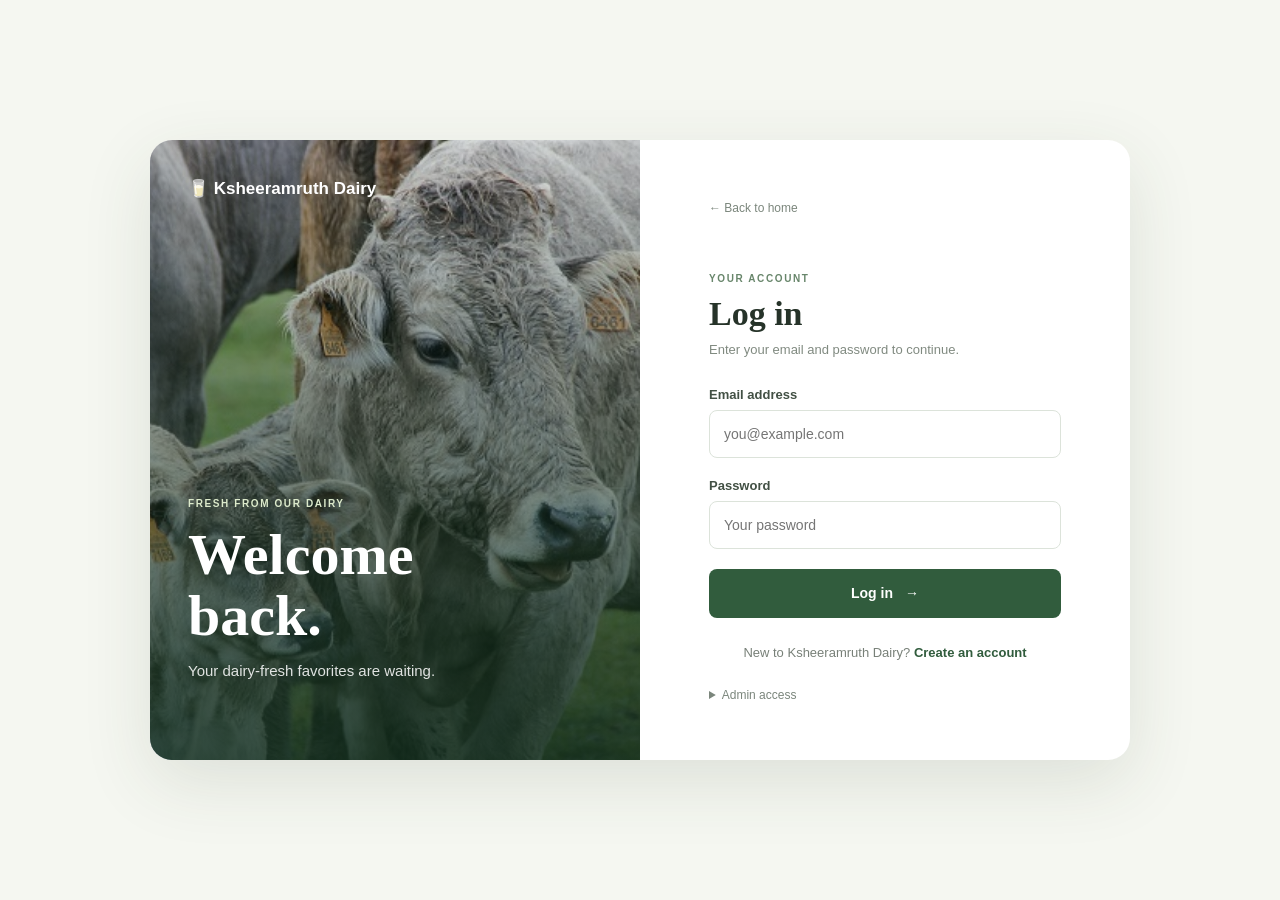
<file: Milk-Delivery-Farm/Address/index.html>
<!DOCTYPE html>
<html lang="en">
<head>
    <meta charset="UTF-8">
    <meta http-equiv="X-UA-Compatible" content="IE=edge">
    <meta name="viewport" content="width=device-width, initial-scale=1.0">
   
    <title>Address</title>
    <link rel="stylesheet" href="css/styles.css">
</head>
<body>
    <form class="container" data-flow="address">
    
    <h1>Delivery Address </h1>
    
     
    <hr>
    <h3>Enter your Address</h3>
    
        <p>
        <select name="city">
            <option value="Dehradun">Dehradun</option>
            <option value="Hyderabad">Hyderabad</option>
            <option value="Bangalore">Bangalore</option>
            <option value="Delhi">Delhi</option>
            <option value="Greater Noida">Greater Noida</option>
            <option value="Lucknow">Lucknow</option>
            <option value="Patna">Patna</option>
            <option value="Mumbai">Mumbai</option>
            <option value="Pune">Pune</option>
            <option value="Haridwar">Haridwar</option>
        </select>
        
        </p>
        

        <p>
        <input type="text" name="pin" inputmode="numeric" pattern="[0-9]{6}" placeholder="6-digit PIN code" required>
        </p>
        
        <p>
            <input type="text" required name="house-number" placeholder="House / Flat Number">
        </p>

        <p>
            <input type="text" required name="address" placeholder="Enter Your Full Address">
        </p>

        <section class="location-picker" aria-labelledby="location-title">
            <h3 id="location-title">Pin your delivery location</h3>
            <p>We need your current location to confirm delivery. Allow access when your browser asks.</p>
            <button type="button" id="use-location">Use my current location</button>
            <p id="location-status" role="status" aria-live="polite">Finding your current location…</p>
            <input type="hidden" name="latitude" id="latitude">
            <input type="hidden" name="longitude" id="longitude">
            <iframe id="location-map" title="Google Map showing delivery location" src="https://maps.google.com/maps?q=Dehradun%2C%20India&z=12&output=embed" loading="lazy" referrerpolicy="no-referrer-when-downgrade"></iframe>
            <a id="open-map" href="https://www.google.com/maps/search/?api=1&query=Dehradun%2C%20India" target="_blank" rel="noopener">Open in Google Maps</a>
        </section>
        

       
      <p>
            <input type="submit" value="Save Address">
        </p>
        
        
    </form>
    <script src="../app.js"></script>
</body>
</html>
</file>
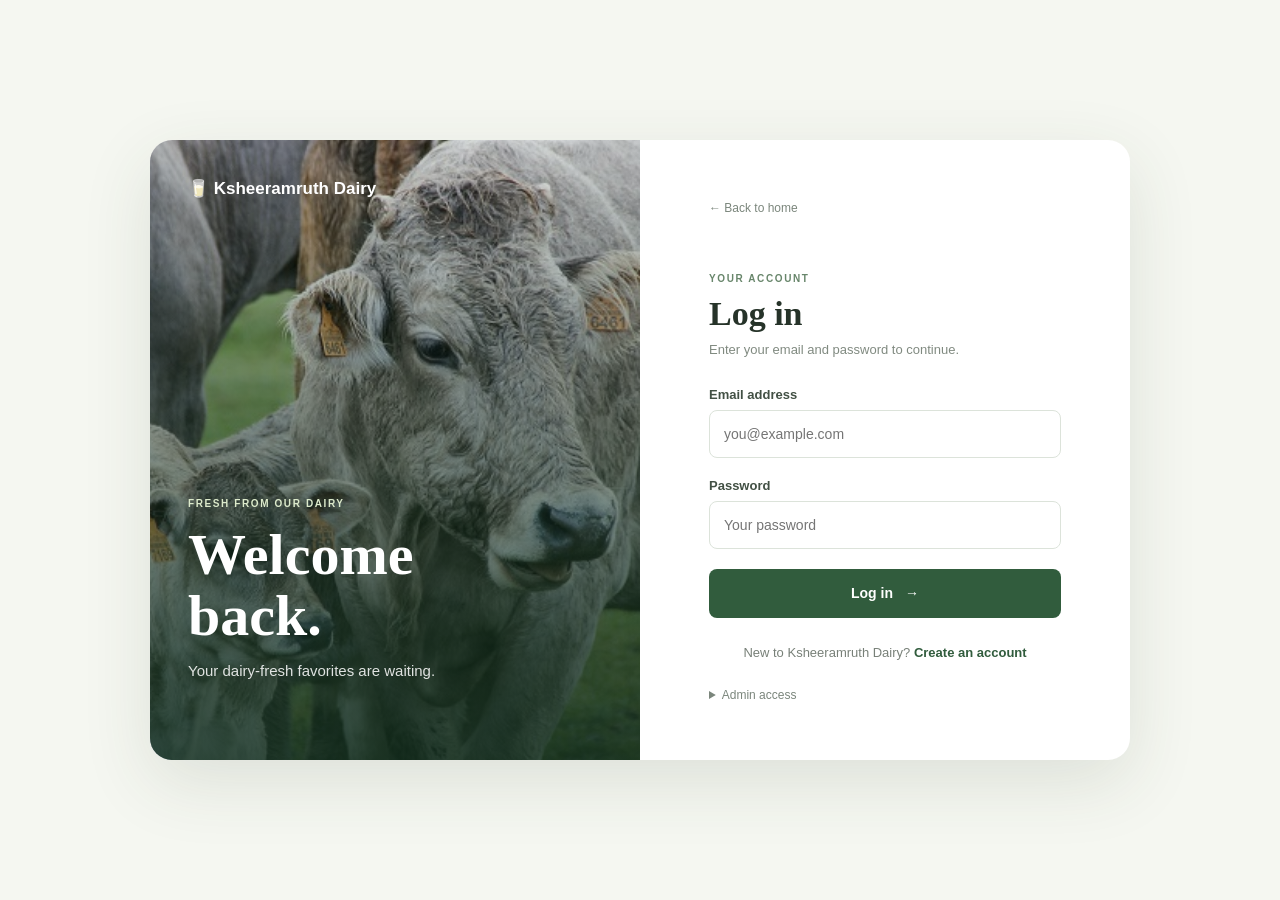
<file: Milk-Delivery-Farm/admin/index.html>
<!DOCTYPE html>
<html lang="en">
<head><meta charset="utf-8"><meta name="viewport" content="width=device-width, initial-scale=1"><title>Inventory Admin | Ksheeramruth Dairy</title><link rel="stylesheet" href="style.css"></head>
<body>
  <header><a href="../index.html">🥛 Ksheeramruth Dairy</a><div><a href="orders.html">Orders</a> <a href="../store/index.html">View store</a> <button type="button" data-logout>Log out</button></div></header>
  <main>
    <a class="back" href="../index.html">← Back to store</a>
    <section class="panel">
      <p class="eyebrow">FARM MANAGEMENT</p><h1>Inventory</h1><p class="intro">Set the price and available quantity for each product. Changes appear on the store page after saving.</p>
      <form data-flow="inventory">
        <div class="table-wrap"><table><thead><tr><th>Product</th><th>Price (₹)</th><th>Quantity in stock</th></tr></thead><tbody data-inventory-rows></tbody></table></div>
        <button type="submit">Save inventory</button>
      </form>
      <p class="demo-note">This demo stores inventory in this browser only. A deployed multi-user store needs a server-side admin account and shared database.</p>
    </section>
  </main>
  <script src="../app.js"></script>
</body>
</html>
</file>
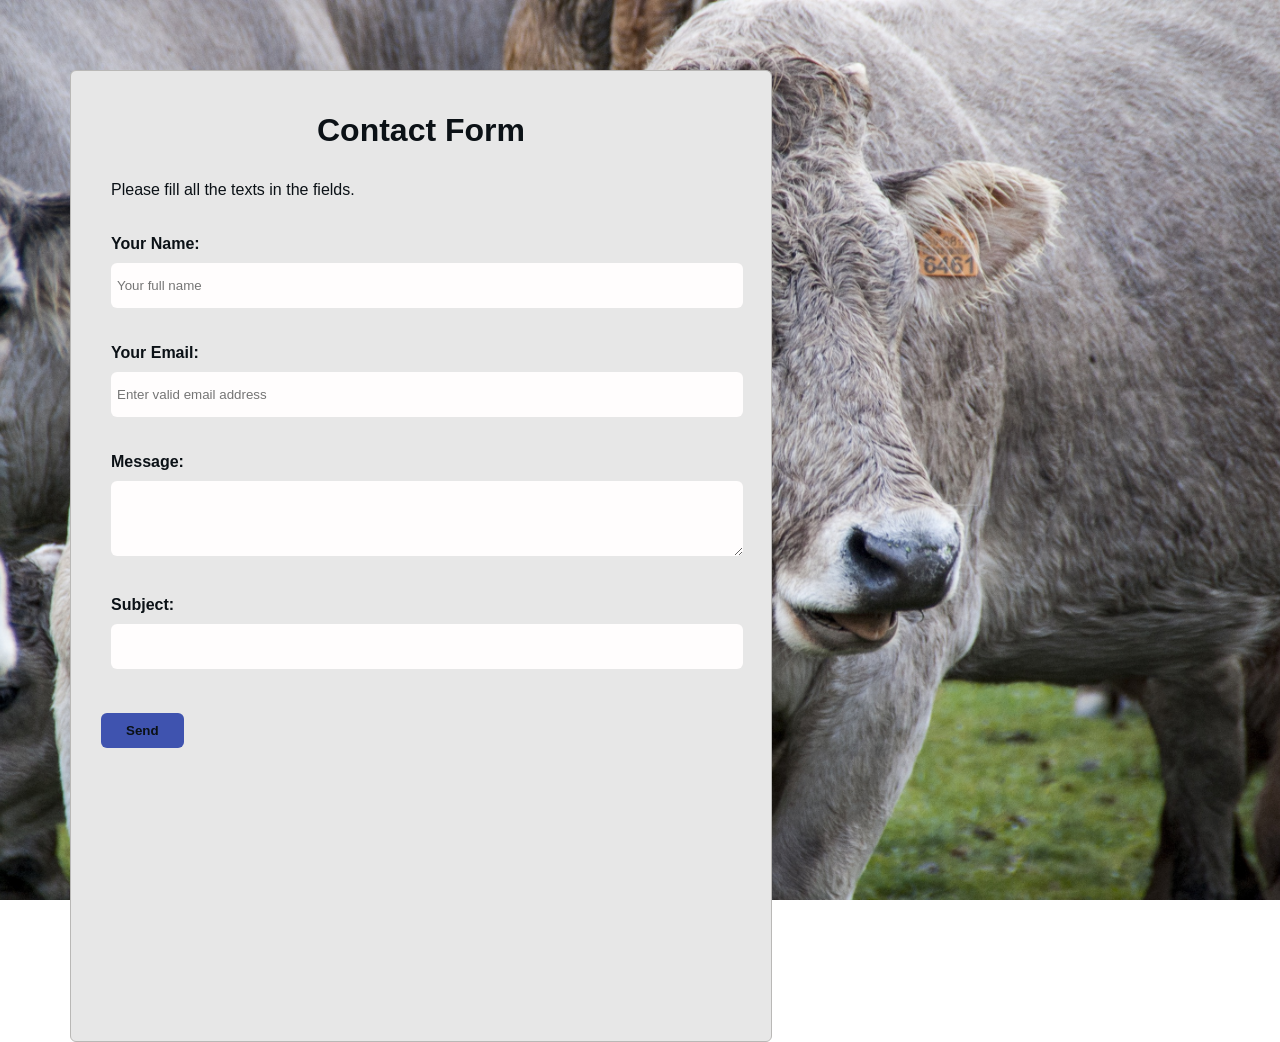
<file: Milk-Delivery-Farm/Contact me/index.html>
<!DOCTYPE html>
<html lang="en">

<head>
    <meta charset="UTF-8">
    <meta http-equiv="X-UA-Compatible" content="IE=edge">
    <meta name="viewport" content="width=device-width, initial-scale=1.0">
    <title>Contact Us</title>
    <link rel="stylesheet" href="css/styles.css">
</head>

<body>
    <div class="container">

        <h1 claas="contact">Contact Form</h1>
        <p>Please fill all the texts in the fields.</p>

        <form data-flow="contact">
            <p class="bold">
                Your Name:
                <br>
                <input type="text" required name="name" placeholder="Your full name">
            </p>
            <p class="bold">
                Your Email:
                <br>
                <input type="email" required name="email" placeholder="Enter valid email address">
            </p>

            <p class="bold">
                Message:
                <br>
                <textarea name="message" id="message" cols="100" rows="3" required></textarea>
            </p>
            <p class="bold">
                Subject:
                <br>
                <input type="text" required name="subject" placeholder="">
            </p>
            <br>
            <input type="submit" value="Send" class="bold">

        </form>

    </div>
    <script src="../app.js"></script>
</body>

</html>
</file>
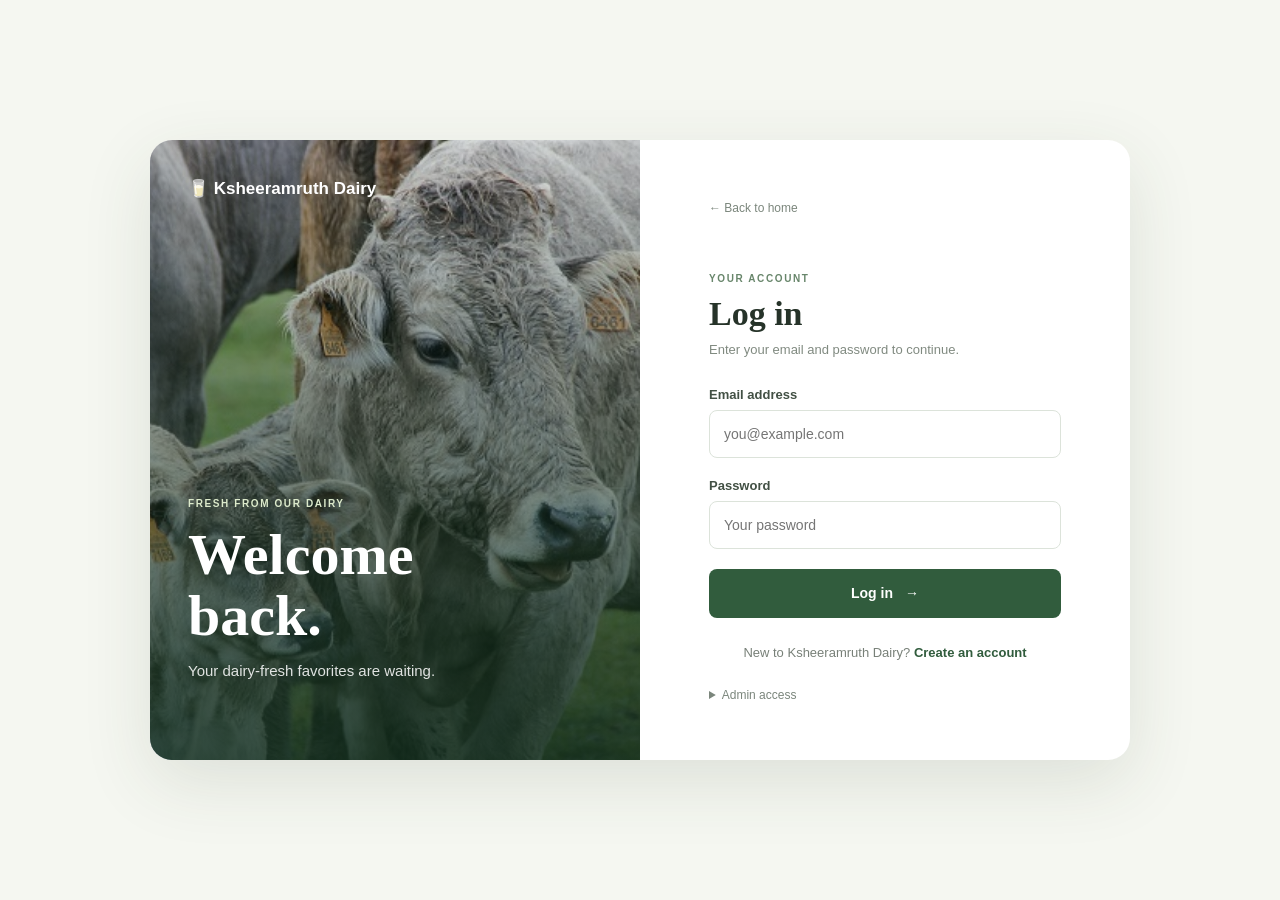
<file: Milk-Delivery-Farm/Login page/index.html>
<!DOCTYPE html>
<html lang="en">
<head>
  <meta charset="utf-8"><meta name="viewport" content="width=device-width, initial-scale=1">
  <title>Log in | Ksheeramruth Dairy</title><link rel="stylesheet" href="css/style.css">
</head>
<body>
  <main class="login-layout">
    <section class="login-art"><a href="../index.html" class="brand">🥛 Ksheeramruth Dairy</a><div><span>FRESH FROM OUR DAIRY</span><h1>Welcome<br>back.</h1><p>Your dairy-fresh favorites are waiting.</p></div></section>
    <section class="login-panel">
      <a class="back" href="../index.html">← Back to home</a>
      <p class="eyebrow">YOUR ACCOUNT</p><h2>Log in</h2><p class="intro">Enter your email and password to continue.</p>
      <form data-flow="login">
        <label for="email">Email address</label><input id="email" type="email" name="email" placeholder="you@example.com" autocomplete="username" required>
        <label for="password">Password</label><input id="password" type="password" name="password" placeholder="Your password" autocomplete="current-password" required>
        <button type="submit">Log in <span>→</span></button>
      </form>
      <p class="signup-prompt">New to Ksheeramruth Dairy? <a href="../SignUp%20page/index.html">Create an account</a></p>
      <details class="admin-hint"><summary>Admin access</summary><p>Demo email: <code>admin@ksheeramruthdairy.local</code><br>Demo password: <code>FarmAdmin2026!</code></p><p>For this local demo only. Set up server-side authentication before publishing.</p></details>
    </section>
  </main>
  <script src="../app.js"></script>
</body>
</html>
</file>
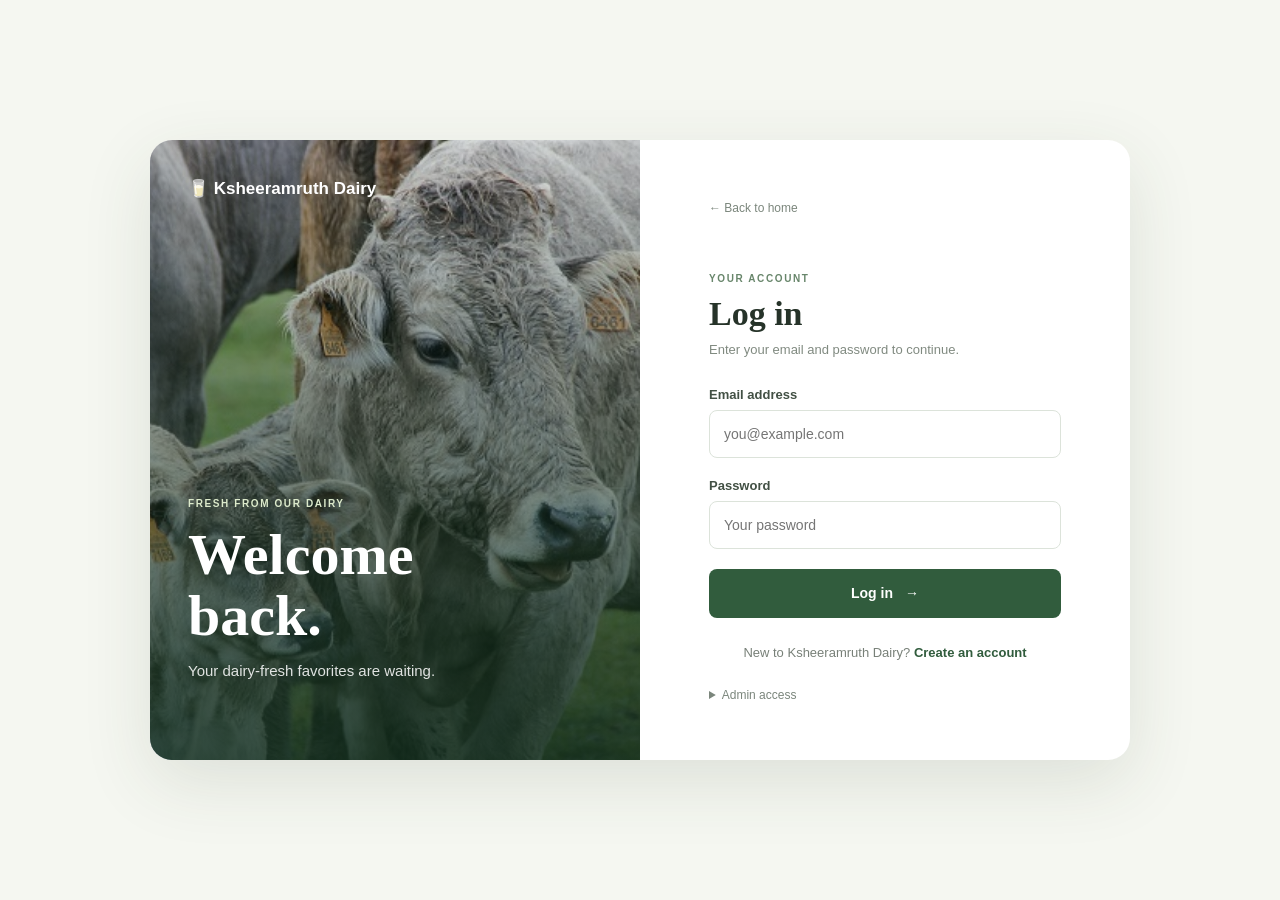
<file: Milk-Delivery-Farm/payment/index.html>
<!DOCTYPE html>
<html lang="en">
<head><meta charset="utf-8"><meta name="viewport" content="width=device-width, initial-scale=1"><title>Confirm order | Ksheeramruth Dairy</title><link rel="stylesheet" href="css/styles.css"></head>
<body>
  <main class="container">
    <h1>Confirm your order</h1>
    <p id="checkout-summary" class="order-summary" aria-live="polite">Loading your order details…</p>
    <form data-flow="payment">
      <input type="hidden" name="firstname"><input type="hidden" name="email">
      <input type="hidden" name="address"><input type="hidden" name="city"><input type="hidden" name="zip">
      <h2>Payment method</h2>
      <p>Cash on delivery only. Pay when your order arrives.</p>
      <input type="hidden" name="payment" value="Cash on delivery">
      <button type="submit" class="btn">Place order</button>
      <p><a href="../store/index.html">Back to products</a></p>
    </form>
  </main>
  <script src="../app.js"></script>
</body>
</html>
</file>
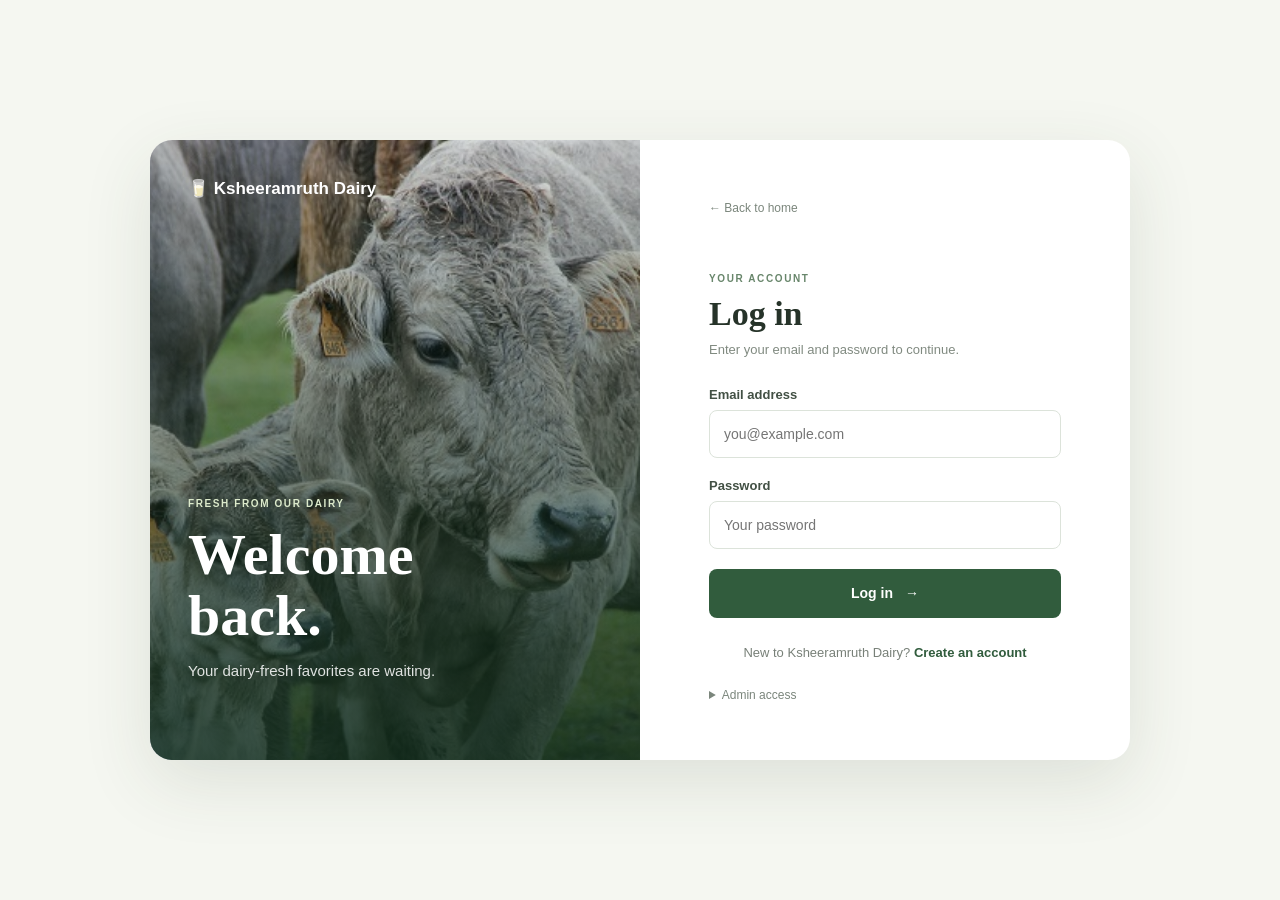
<file: Milk-Delivery-Farm/products/index.html>
<!DOCTYPE html>
<html lang="en">
<head><meta charset="utf-8"><meta name="viewport" content="width=device-width, initial-scale=1"><meta http-equiv="refresh" content="0; url=../store/index.html"><title>Ksheeramruth Dairy</title></head>
<body><p>Opening your farm page… <a href="../store/index.html">Continue</a></p></body>
</html>
</file>
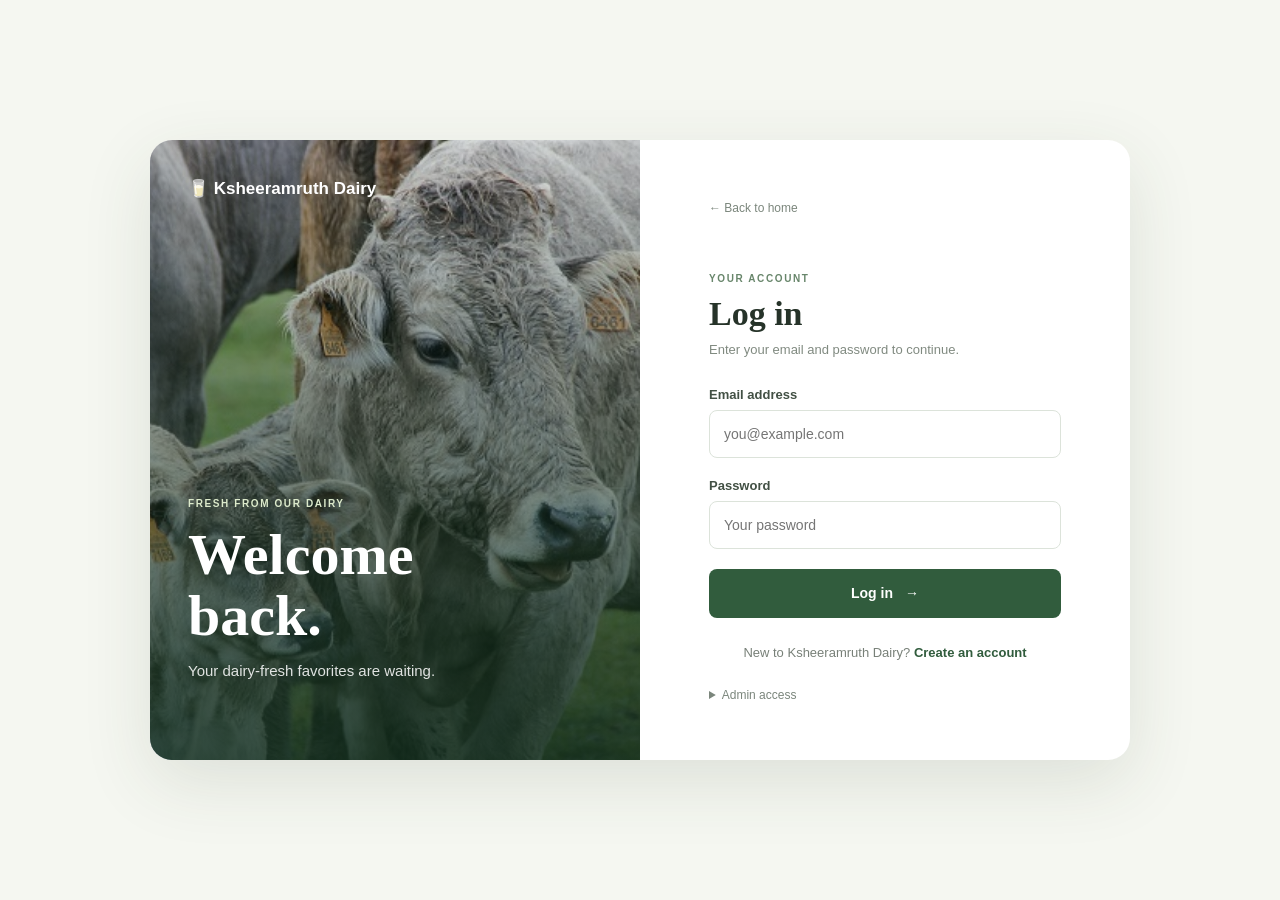
<file: Milk-Delivery-Farm/profile/index.html>
<!DOCTYPE html>
<html lang="en">
<head>
  <meta charset="utf-8">
  <meta name="viewport" content="width=device-width, initial-scale=1">
  <title>Your Profile | Ksheeramruth Dairy</title>
  <link rel="stylesheet" href="style.css">
</head>
<body>
  <header class="topbar"><a class="brand" href="../index.html">🥛 Ksheeramruth Dairy</a><button type="button" data-logout>Log out</button></header>
  <main class="profile-wrap">
    <a class="back-link" href="../store/index.html">← Back to products</a>
    <section class="profile-card">
      <div class="profile-heading"><span class="avatar" aria-hidden="true">👤</span><div><p class="eyebrow">YOUR ACCOUNT</p><h1 data-profile-name>Your profile</h1><p>Manage your contact and delivery details.</p></div></div>
      <form data-flow="profile">
        <label for="name">Full name</label><input id="name" name="name" autocomplete="name" required>
        <label for="email">Email address</label><input id="email" name="email" type="email" autocomplete="email" readonly>
        <label for="mobile">Mobile number</label><input id="mobile" name="mobile" type="tel" inputmode="numeric" pattern="[0-9]{10}" autocomplete="tel" placeholder="10-digit mobile number" required>
        <label for="address">Delivery address</label><textarea id="address" name="address" rows="4" autocomplete="street-address" placeholder="House, street, area, city and PIN code" required></textarea>
        <button class="save-button" type="submit">Save profile</button>
      </form>
      <a class="order-link" href="../store/index.html">Browse products <span aria-hidden="true">→</span></a>
    </section>
  </main>
  <script src="../app.js"></script>
</body>
</html>
</file>
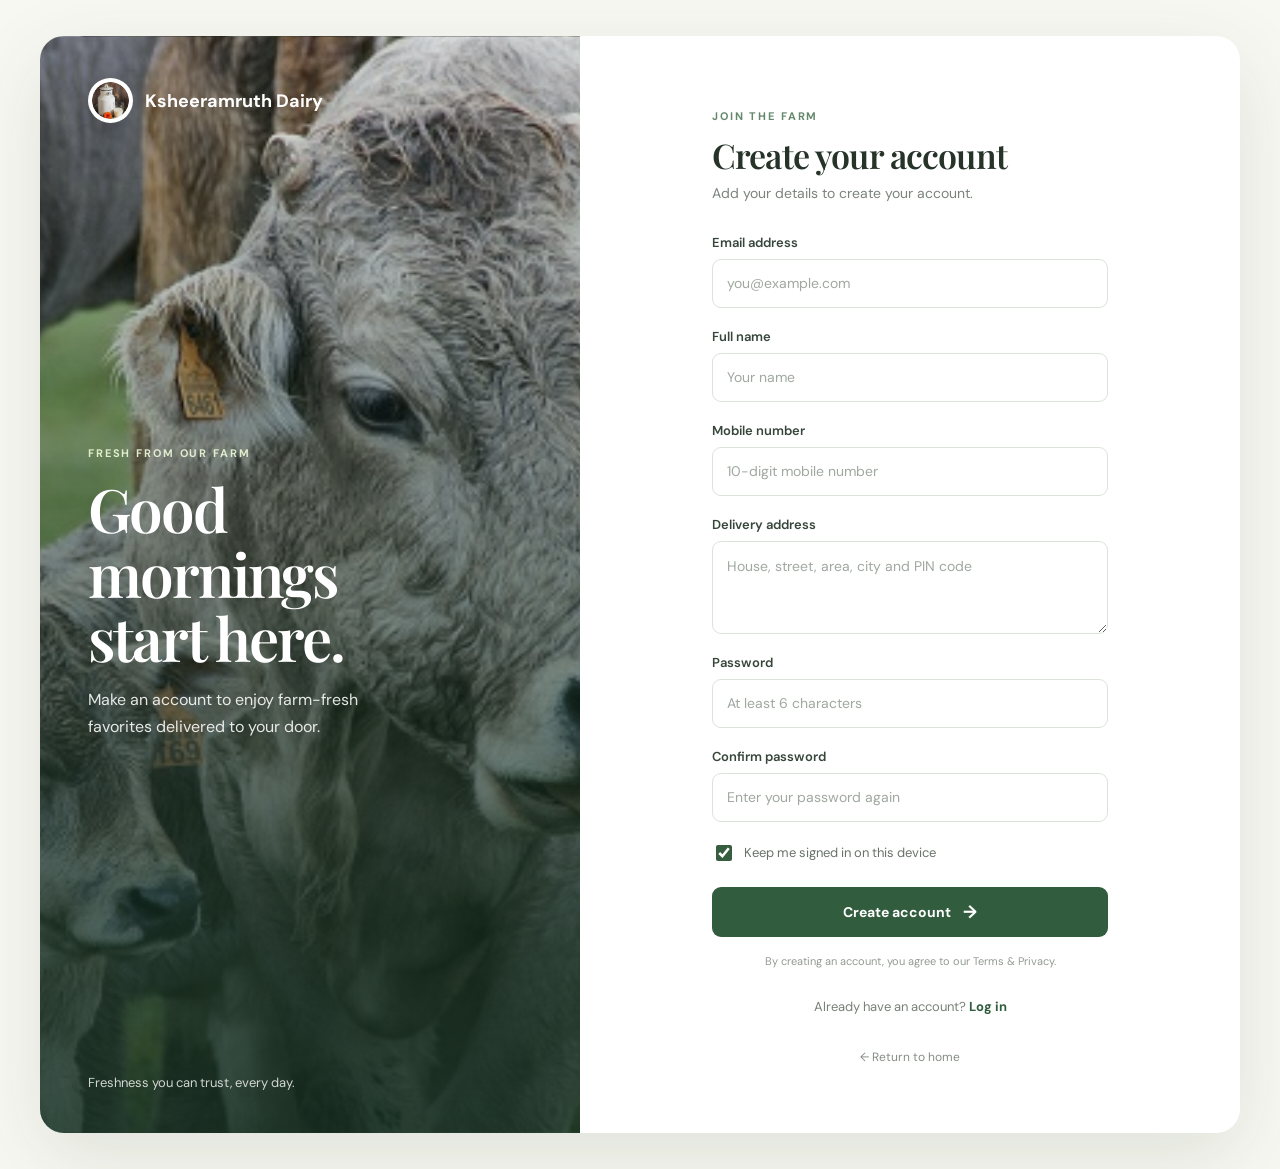
<file: Milk-Delivery-Farm/SignUp page/index.html>
<!DOCTYPE html>
<html lang="en">
<head>
  <meta charset="utf-8">
  <meta name="viewport" content="width=device-width, initial-scale=1">
  <meta name="theme-color" content="#f7f8f2">
  <title>Create your account | Ksheeramruth Dairy</title>
  <link rel="stylesheet" href="css/style.css">
</head>
<body>
  <main class="signup-layout">
    <section class="welcome-panel" aria-label="Ksheeramruth Dairy">
      <a class="brand" href="../index.html" aria-label="Ksheeramruth Dairy home">
        <img src="images/milkcanlogo.png" alt="">
        <span>Ksheeramruth Dairy</span>
      </a>
      <div class="welcome-copy">
        <span class="eyebrow">FRESH FROM OUR FARM</span>
        <h1>Good mornings<br>start here.</h1>
        <p>Make an account to enjoy farm-fresh favorites delivered to your door.</p>
      </div>
      <p class="panel-note">Freshness you can trust, every day.</p>
    </section>

    <section class="form-panel" aria-labelledby="signup-title">
      <a class="mobile-brand" href="../index.html">← Back to Ksheeramruth Dairy</a>
      <div class="form-heading">
        <span class="eyebrow">JOIN THE FARM</span>
        <h2 id="signup-title">Create your account</h2>
        <p>Add your details to create your account.</p>
      </div>
      <form data-flow="signup" class="signup-form">
        <label for="email">Email address</label>
        <input id="email" type="email" name="email" placeholder="you@example.com" autocomplete="email" required>

        <label for="name">Full name</label>
        <input id="name" type="text" name="name" placeholder="Your name" autocomplete="name" required>

        <label for="mobile">Mobile number</label>
        <input id="mobile" type="tel" name="mobile" placeholder="10-digit mobile number" autocomplete="tel" inputmode="numeric" pattern="[0-9]{10}" required>

        <label for="address">Delivery address</label>
        <textarea id="address" name="address" placeholder="House, street, area, city and PIN code" autocomplete="street-address" rows="3" required></textarea>

        <label for="password">Password</label>
        <input id="password" type="password" name="password" placeholder="At least 6 characters" minlength="6" autocomplete="new-password" required>

        <label for="confirm">Confirm password</label>
        <input id="confirm" type="password" name="confirm" placeholder="Enter your password again" minlength="6" autocomplete="new-password" required>

        <label class="remember-row"><input type="checkbox" name="remember" checked> <span>Keep me signed in on this device</span></label>
        <button class="signupbtn" type="submit">Create account <span aria-hidden="true">→</span></button>
        <p class="terms">By creating an account, you agree to our Terms &amp; Privacy.</p>
      </form>
      <p class="login-prompt">Already have an account? <a href="../Login%20page/index.html">Log in</a></p>
      <a class="home-link" href="../index.html">← Return to home</a>
    </section>
  </main>
  <script src="../app.js"></script>
</body>
</html>
</file>
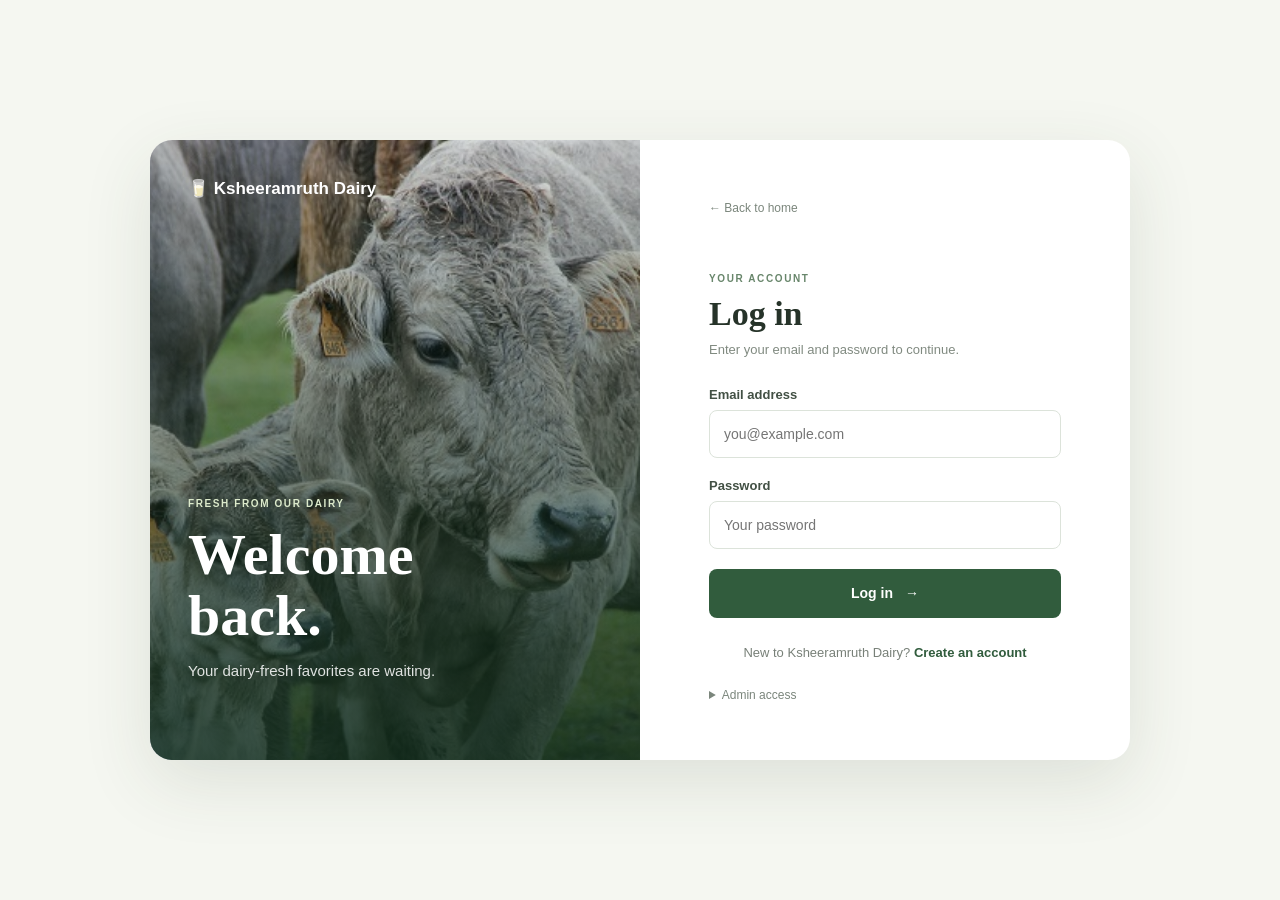
<file: Milk-Delivery-Farm/store/index.html>
<!DOCTYPE html>
<html lang="en">
<head>
  <meta charset="utf-8"><meta name="viewport" content="width=device-width, initial-scale=1">
  <title>Ksheeramruth Dairy | Customer Account</title><link rel="stylesheet" href="style.css">
</head>
<body data-asset-base="../images/" data-order-url="../Address/index.html">
  <header class="topbar">
    <a class="brand" href="../index.html">🥛 Ksheeramruth Dairy</a>
    <nav aria-label="Customer pages">
      <a id="profile-link" href="../profile/index.html">Profile</a>
      <a href="orders.html">Order History</a>
      <a id="admin-nav-item" href="../admin/index.html" hidden>Inventory Admin</a>
      <a id="admin-orders-link" href="../admin/orders.html" hidden>Orders</a>
      <button type="button" data-logout>Log out</button>
    </nav>
  </header>
  <main class="dashboard">
    <section class="welcome"><p class="eyebrow">YOUR FARM ACCOUNT</p><h1>Fresh from our farm</h1><p>Choose from the available products and order for delivery.</p></section>

    <section class="catalog">
      <div class="section-heading"><div><p class="eyebrow">FRESH FROM OUR FARM</p><h2>Products available to order</h2></div></div>
      <section class="product-container" id="product-list" aria-live="polite"></section>
    </section>
  </main>
  <script src="../app.js"></script>
</body>
</html>
</file>
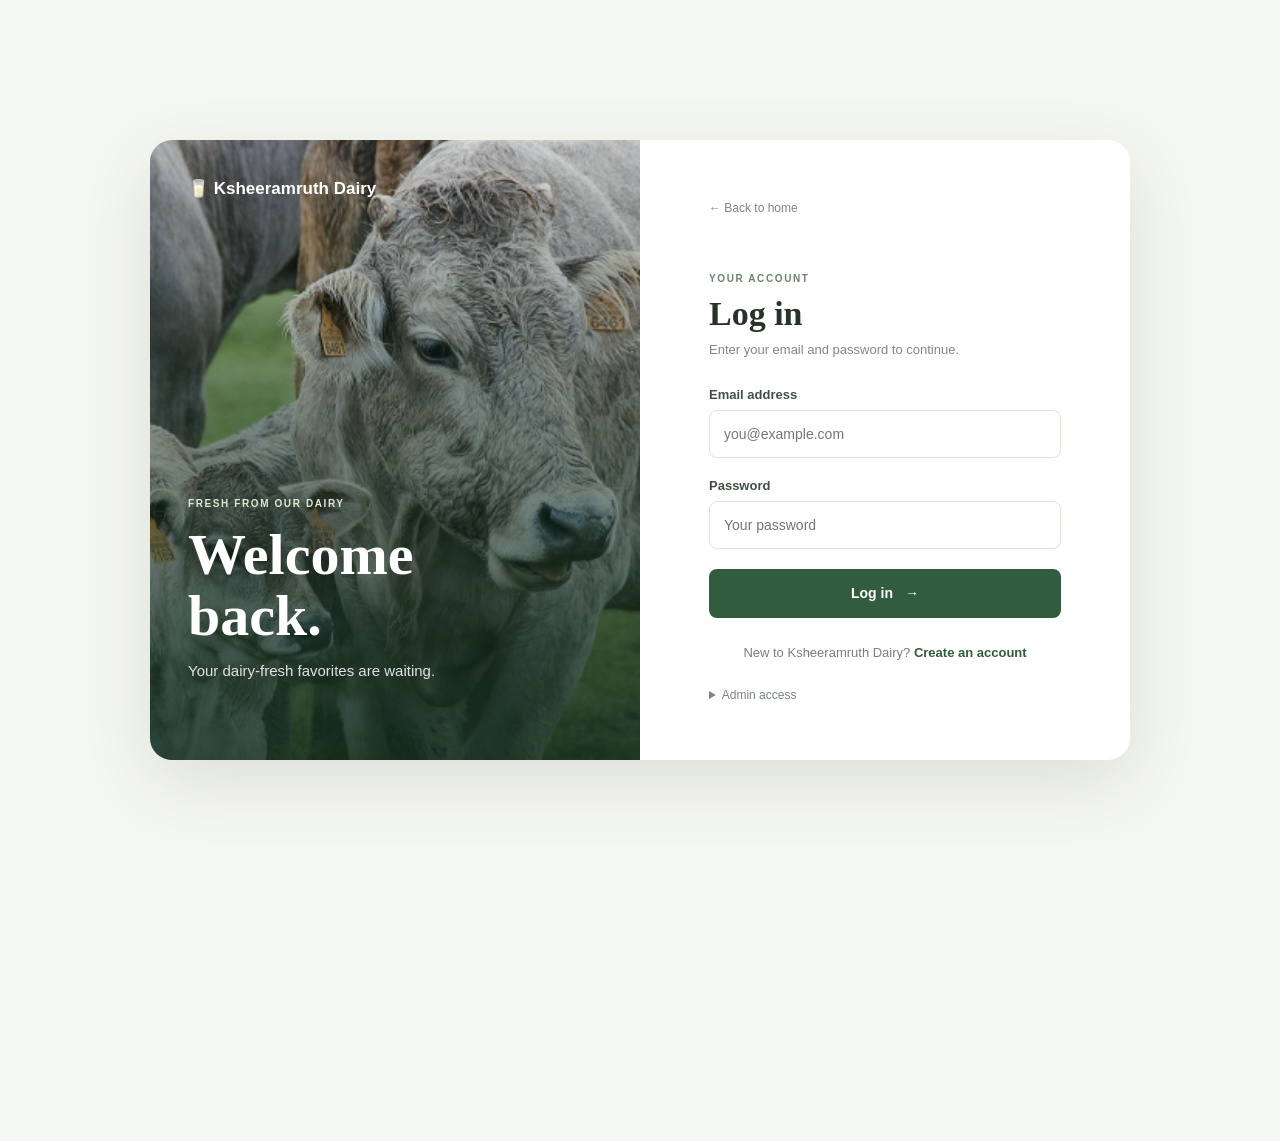
<file: Milk-Delivery-Farm/Address/address website/index.html>
<!DOCTYPE html>
<html lang="en">
<head><meta charset="utf-8"><meta name="viewport" content="width=device-width, initial-scale=1"><meta http-equiv="refresh" content="0; url=../index.html"><title>Delivery Address | Ksheeramruth Dairy</title></head>
<body><p>Opening delivery address… <a href="../index.html">Continue</a></p></body>
</html>
</file>
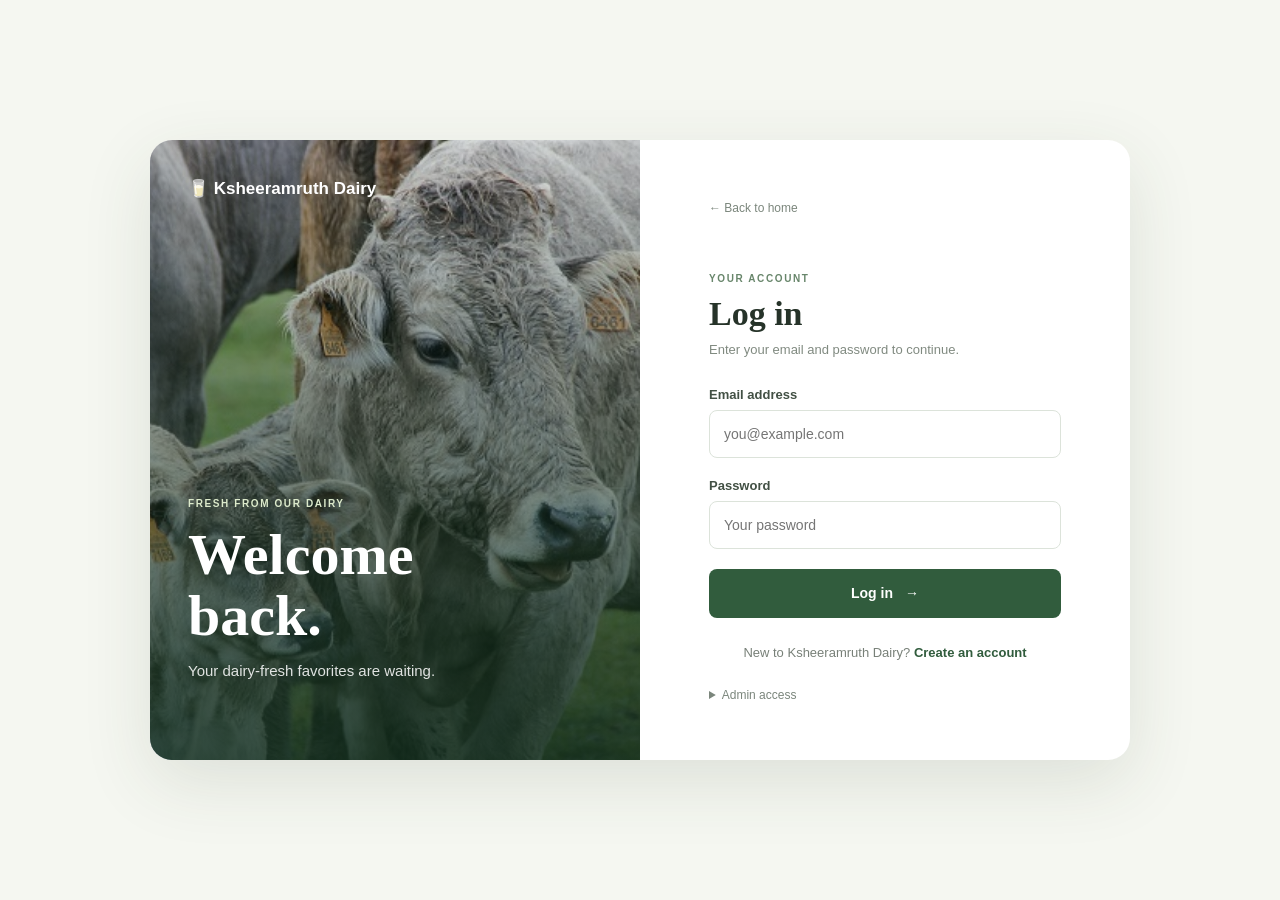
<file: Milk-Delivery-Farm/admin/orders.html>
<!DOCTYPE html>
<html lang="en">
<head><meta charset="utf-8"><meta name="viewport" content="width=device-width, initial-scale=1"><title>Orders | Ksheeramruth Dairy</title><link rel="stylesheet" href="style.css"></head>
<body>
  <header><a href="../index.html">🥛 Ksheeramruth Dairy</a><div><a href="index.html">Inventory Admin</a><a href="../store/index.html">View store</a><button type="button" data-logout>Log out</button></div></header>
  <main>
    <section class="panel new-users-panel">
      <p class="eyebrow">CUSTOMER SIGN-UPS</p><h1>New users</h1>
      <p class="intro">Registered customers stay listed here. Their first order date updates when they place an order.</p>
      <div class="table-wrap"><table class="orders-table"><thead><tr><th>Joined</th><th>First order</th><th>Name</th><th>Mobile</th><th>Email</th><th>Total orders</th></tr></thead><tbody data-new-user-rows></tbody></table></div>
    </section>
    <section class="panel customer-panel">
      <p class="eyebrow">CUSTOMER DIRECTORY</p><h2>Customers and their orders</h2>
      <p class="intro">Customer name, mobile, and order count are listed separately. Choose a customer to see every order they placed.</p>
      <div class="customer-directory" data-customer-summaries></div>
    </section>
    <section class="panel orders-panel">
      <div class="orders-list-heading"><div><p class="eyebrow">ORDER DETAILS</p><h2 data-orders-filter-label>All orders</h2></div><button type="button" data-show-all-orders hidden>Show all orders</button></div>
      <p class="intro">Tick Completed when an order has been fulfilled.</p>
      <div class="table-wrap"><table class="orders-table"><thead><tr><th>Order time</th><th>Customer</th><th>Mobile</th><th>Items</th><th>Total</th><th>Delivery address</th><th>Map</th><th>Status</th></tr></thead><tbody data-order-rows></tbody></table></div>
    </section>
  </main>
  <script src="../app.js"></script>
</body>
</html>
</file>
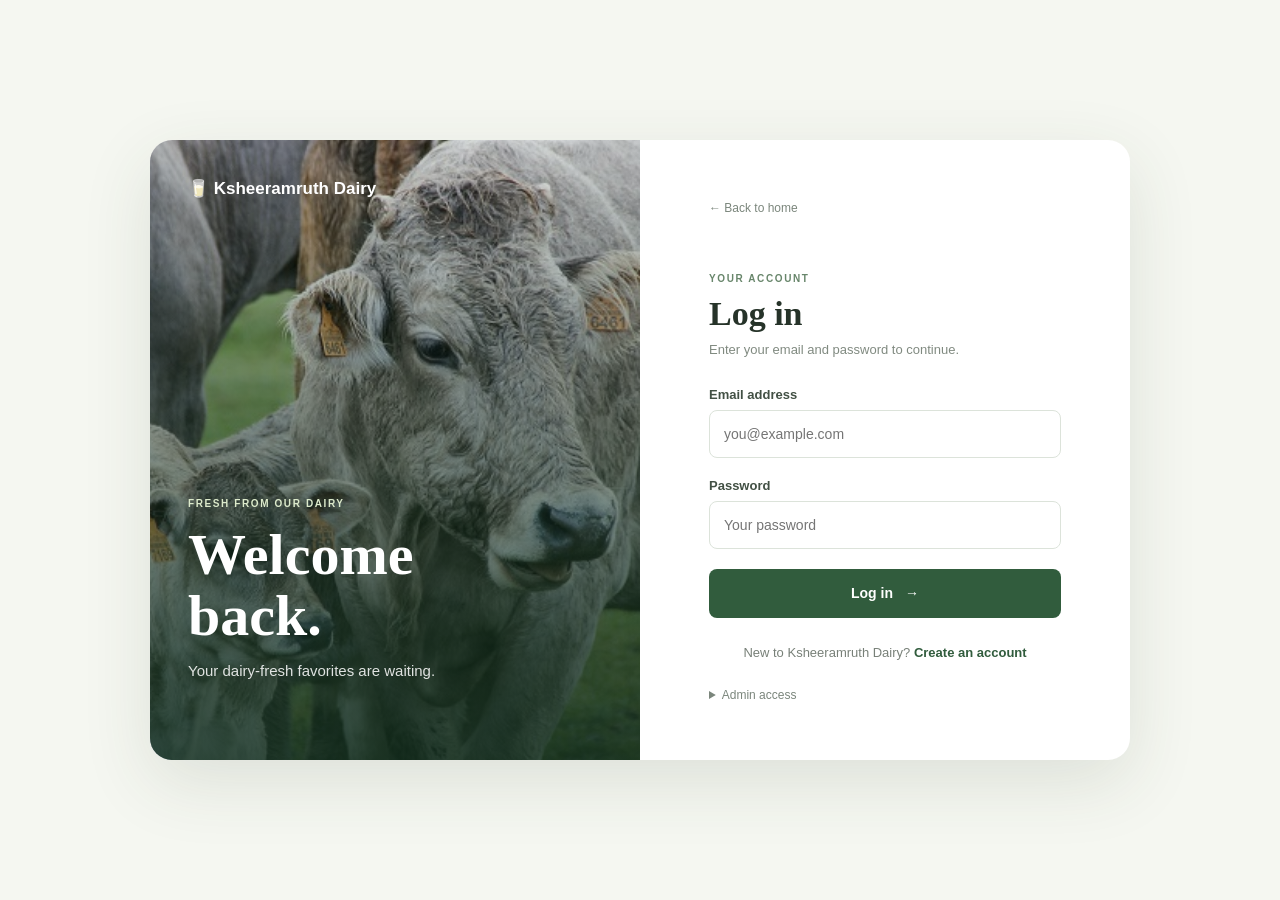
<file: Milk-Delivery-Farm/store/orders.html>
<!DOCTYPE html>
<html lang="en">
<head><meta charset="utf-8"><meta name="viewport" content="width=device-width, initial-scale=1"><title>Order History | Ksheeramruth Dairy</title><link rel="stylesheet" href="style.css"></head>
<body>
  <header class="topbar">
    <a class="brand" href="../index.html">🥛 Ksheeramruth Dairy</a>
    <nav aria-label="Customer pages"><a href="index.html">Shop</a><a href="../profile/index.html">Profile</a><button type="button" data-logout>Log out</button></nav>
  </header>
  <main class="dashboard">
    <p class="eyebrow">YOUR ACCOUNT</p><h1>Order history</h1>
    <p class="history-intro">Orders placed with this account appear here, including their current status.</p>
    <section id="customer-orders" class="customer-orders" aria-live="polite"></section>
  </main>
  <script src="../app.js"></script>
</body>
</html>
</file>
<file: Milk-Delivery-Farm/Address/css/styles.css>
* {
    font-family:Verdana, Geneva, Tahoma, sans-serif;
    color:rgb(36, 36, 65);

}
html,body{
    height: 100%;
}
body{
    margin:0;
    padding:0;
    background-image: url("cow.jpg");
    background-position: center;
    background-repeat: no-repeat;
    background-size: cover;background-attachment: fixed;
}
.container {
    background-color: rgb(165, 170, 168);
    min-height: 730px;
    width: min(600px, calc(100% - 32px));
   margin:20px auto;
   padding:30px;
   border-radius: 8px;
   overflow: auto;
}

.location-picker { margin: 14px 0 22px; padding: 16px; border-radius: 10px; background: rgba(255,255,255,.72); }
.location-picker h3 { margin-bottom: 6px; }
.location-picker p { padding: 4px 0; font-size: 13px; line-height: 1.5; }
.location-picker button { padding: 10px 14px; border: 0; border-radius: 7px; background: #315c3d; color: white; font-weight: 700; cursor: pointer; }
.location-picker iframe { display: block; width: 100%; height: 240px; margin: 12px 0; border: 0; border-radius: 7px; }
.location-picker a { font-size: 13px; }

input[type="text"],select {
    background-color: rgb(247, 247, 234);
    width:100%;
    padding:15px 0 15px 15px;
    
    border-bottom:2px solid rgb(110, 106, 106);
    border-left: none;
    border-right: none;
    border-top: none;
    border-radius: 6px;
}
p{
    padding :10px;
}
input[type="submit"]{
background-color: rgb(73, 69, 69);
padding:14px 10px 14px 10px;
border: none;
border-radius: 15px;
font-weight: bold;
color: white;
}
input[type="submit"]:hover {
    background-color: green;
}
h1{
    text-align: center;
}

@media (max-width: 640px) {
    .container { width: calc(100% - 24px); padding: 22px 16px; }
}
</file>
<file: Milk-Delivery-Farm/admin/style.css>
* { box-sizing: border-box; }
body { margin: 0; min-width: 320px; background: #f5f7f1; color: #263329; font-family: Arial,sans-serif; }
header { height: 68px; display: flex; align-items: center; justify-content: space-between; padding: 0 max(20px,calc((100vw - 1000px)/2)); background: #fff; border-bottom: 1px solid #e5ebe2; }
header div { display:flex; align-items:center; gap:16px; }
header a { color: #315c3d; font-size: 14px; font-weight: 700; text-decoration: none; }
main { width: min(100% - 32px,900px); margin: 38px auto; }
.back { color: #758075; font-size: 13px; text-decoration: none; }
.panel { margin-top: 18px; padding: clamp(22px,5vw,44px); border: 1px solid #e5ebe2; border-radius: 16px; background: white; box-shadow: 0 14px 45px rgba(47,63,43,.06); }
.eyebrow { margin: 0 0 9px; color: #66836a; font-size: 10px; font-weight: 700; letter-spacing: .15em; }
h1 { margin: 0; font: 600 32px/1.2 Georgia,serif; }
.intro { margin: 10px 0 26px; color: #7b857b; font-size: 14px; line-height: 1.55; }
.table-wrap { overflow-x: auto; }
table { width: 100%; border-collapse: collapse; text-align: left; }
th { padding: 12px 10px; border-bottom: 1px solid #e5ebe2; color: #778177; font-size: 11px; text-transform: uppercase; letter-spacing: .06em; }
td { padding: 17px 10px; border-bottom: 1px solid #edf0eb; color: #39463b; font-size: 14px; }
td small { display: block; margin-top: 5px; color: #879087; font-size: 11px; }
.admin-field { display: flex; align-items: center; gap: 5px; }
input { width: 118px; height: 40px; padding: 0 10px; border: 1px solid #dce3da; border-radius: 7px; font: inherit; }
.stock-input { width: 100px; }
input:focus { border-color: #628366; outline: 2px solid rgba(98,131,102,.13); }
button { min-height: 46px; margin-top: 23px; padding: 0 22px; border: 0; border-radius: 8px; background: #315c3d; color: white; font-size: 14px; font-weight: 700; cursor: pointer; }
button:hover { background: #264b31; }
.demo-note { margin: 24px 0 0; padding: 12px; border-radius: 8px; background: #f5f7f1; color: #758075; font-size: 12px; line-height: 1.6; }
.orders-panel { margin-top: 24px; }
.customer-panel { margin-top:24px; }
.new-users-panel { margin-bottom:24px; }
.customer-panel h2,.orders-list-heading h2 { margin:0; font:600 25px/1.2 Georgia,serif; }
.customer-directory { display:grid; grid-template-columns:repeat(auto-fit,minmax(230px,1fr)); gap:14px; }
.customer-summary { padding:17px; border:1px solid #e4eae1; border-radius:10px; background:#fbfcfa; }
.customer-summary p { margin:6px 0; color:#637064; font-size:13px; line-height:1.45; overflow-wrap:anywhere; }
.customer-summary strong { color:#3c493e; }
.customer-summary button,.orders-list-heading button { min-height:36px; margin-top:11px; padding:0 13px; font-size:12px; }
.orders-list-heading { display:flex; align-items:center; justify-content:space-between; gap:15px; }
.orders-list-heading button { margin-top:0; }
.customer-directory:empty::after { content:"No customers have placed orders yet."; color:#758075; font-size:13px; }
.orders-panel h2 { margin: 0; font: 600 25px/1.2 Georgia,serif; }
.orders-table { min-width: 900px; }
.orders-table td { white-space: pre-line; vertical-align: top; line-height: 1.5; }
.orders-table a { color: #315c3d; font-weight: 700; }
.orders-table input[type="checkbox"] { width:18px; height:18px; vertical-align:middle; accent-color:#315c3d; }
.orders-table .completed-row td { color:#788378; background:#f5f8f3; }
.status-label { display:inline-flex; align-items:center; gap:7px; white-space:nowrap; cursor:pointer; }
[role="status"] { margin-top: 15px; }
@media(max-width:560px) { th,td { padding: 12px 7px; font-size: 12px; } input { width: 88px; } .stock-input { width: 72px; } }
</file>
<file: Milk-Delivery-Farm/Contact me/css/styles.css>
* {
    color: rgb(11, 17, 22);
    font-family: Verdana, Geneva, Tahoma, sans-serif
}

html {
    height: 100%;
}

body {
    height: 100%;
    margin: 0;
    padding: 0;
    background-image: url("cow.jpg");
    background-position: center;
    background-size: cover;
    background-repeat: no-repeat;
    background-attachment: fixed;


}

.container {
    background-color: #e7e7e7;
    border: 1px solid rgb(185, 184, 182);
    border-radius: 6px;
    height: 100%;
    width: 50%;
    margin: 70px 0 70px 70px;
    padding: 20px 30px 50px 30px;
    overflow: scroll;

}

input[type="text"],
input[type="email"],
textarea {
    background-color: rgb(255, 253, 253);
    width: 100%;
    border: none;
    border-radius: 6px;
    padding: 15px 6px;
    margin: 10px 0 0 0;
}

input[type="submit"] {
    background-color: rgb(63, 83, 175);
    padding: 10px 25px 10px 25px;
    border: none;
    border-radius: 6px;
}

input[type="submit"]:hover {
    background-color: green;
}

p {
    padding: 10px;
}

.bold {
    font-weight: bold;
}

h1 {
    text-align: center;
    font-size: 2rem;
}

@media screen and (max-width: 767px) {
    .container{
        width: 80%;
        margin:40px 10px;
    }
}
</file>
<file: Milk-Delivery-Farm/Login page/css/style.css>
* { box-sizing: border-box; }
body { min-width: 320px; min-height: 100vh; margin: 0; padding: 4vh 20px; display: grid; place-items: center; background: #f5f7f1; color: #263329; font-family: Arial, sans-serif; }
a { color: inherit; }
.login-layout { display: grid; grid-template-columns: 1fr 1fr; width: min(100%, 980px); min-height: 590px; overflow: hidden; border-radius: 22px; background: #fff; box-shadow: 0 22px 70px rgba(47,63,43,.12); }
.login-art { display: flex; flex-direction: column; justify-content: space-between; padding: 38px; color: white; background: linear-gradient(180deg,rgba(21,48,31,.15),rgba(21,48,31,.84)),url('cow.jpg') center/cover; }
.brand { font-size: 17px; font-weight: 700; text-decoration: none; }
.login-art div { padding-bottom: 28px; }
.login-art span,.eyebrow { color: #68866b; font-size: 10px; font-weight: 700; letter-spacing: .16em; }
.login-art span { color: #dceacb; }
.login-art h1 { margin: 14px 0; font: 600 58px/1.05 Georgia,serif; }
.login-art p { color: rgba(255,255,255,.86); font-size: 15px; }
.login-panel { align-self: center; width: min(100%, 460px); margin: 0 auto; padding: 58px 54px; }
.back { display: inline-block; margin-bottom: 48px; color: #7b867c; font-size: 12px; text-decoration: none; }
.login-panel h2 { margin: 10px 0 8px; font: 600 34px/1.15 Georgia,serif; }
.intro { margin: 0 0 30px; color: #808a80; font-size: 13px; }
form { display: flex; flex-direction: column; }
form label { margin: 0 0 8px; color: #425044; font-size: 13px; font-weight: 600; }
form input { height: 48px; margin-bottom: 20px; padding: 0 14px; border: 1px solid #dce3da; border-radius: 8px; outline: none; font: inherit; font-size: 14px; }
form input:focus { border-color: #628366; box-shadow: 0 0 0 3px rgba(98,131,102,.13); }
form button { display: flex; align-items: center; justify-content: center; gap: 12px; min-height: 49px; border: 0; border-radius: 8px; background: #315c3d; color: white; font-size: 14px; font-weight: 700; cursor: pointer; }
form button:hover { background: #264b31; }
.signup-prompt { margin: 27px 0 0; color: #788078; font-size: 13px; text-align: center; }
.signup-prompt a { color: #315c3d; font-weight: 700; text-decoration: none; }
.admin-hint { margin-top: 28px; color: #7b867c; font-size: 12px; }
.admin-hint summary { cursor: pointer; }
.admin-hint p { line-height: 1.6; }
[role="status"] { padding: 12px; border-radius: 8px; background: #fff1ef; color: #8c3228 !important; font-size: 13px; }
@media(max-width:700px) { body { padding: 0; background: #fff; } .login-layout { grid-template-columns: 1fr; min-height: 100vh; border-radius: 0; box-shadow: none; } .login-art { display: none; } .login-panel { padding: 32px 26px; } .back { margin-bottom: 54px; } }
</file>
<file: Milk-Delivery-Farm/payment/css/styles.css>
* {
  box-sizing: border-box;
}

body {
    background-image: url("cow.jpg");
    background-position: center;
    background-size: cover;
    background-repeat: no-repeat;
    font-family: Arial;
    font-size: 17px;
    padding: 8px;
    width:100%;
    min-height:100vh;
    max-width:900px;
    margin:0 auto;
  }
  
  .row {
    display: -ms-flexbox; /* IE10 */
    display: flex;
    -ms-flex-wrap: wrap; /* IE10 */
    flex-wrap: wrap;
    margin: 0 -16px;
  }
  
  .col-25 {
    -ms-flex: 25%; /* IE10 */
    flex: 25%;
  }
  
  .col-50 {
    -ms-flex: 50%; /* IE10 */
    flex: 50%;
  }
  
  .col-75 {
    -ms-flex: 75%; /* IE10 */
    flex: 75%;
  }
  
  .col-25,
  .col-50,
  .col-75 {
    padding: 0 16px;
  }
  
  .container {
    background-color: #f2f2f2;
    padding: 5px 20px 15px 20px;
    border: 1px solid lightgrey;
    border-radius: 3px;
    margin: 8vh auto;
    max-width: 720px;
  }
  
  input[type=text] {
    width: 100%;
    margin-bottom: 20px;
    padding: 12px;
    border: 1px solid #ccc;
    border-radius: 3px;
  }
  
  label {
    margin-bottom: 10px;
    display: block;
  }
  
  .icon-container {
    margin-bottom: 20px;
    padding: 7px 0;
    font-size: 24px;
  }
  
  .btn {
    background-color: #04AA6D;
    color: white;
    padding: 12px;
    margin: 10px 0;
    border: none;
    width: 100%;
    border-radius: 3px;
    cursor: pointer;
    font-size: 17px;
  }

  .order-summary { white-space: pre-line; padding: 15px; border-radius: 8px; background: #fff; line-height: 1.6; }
  
  .btn:hover {
    background-color: #45a049;
  }
  
  a {
    color: #2196F3;
  }
  
  hr {
    border: 1px solid lightgrey;
  }
  
  span.price {
    float: right;
    color: grey;
  }
  
  /* Responsive layout - when the screen is less than 800px wide, make the two columns stack on top of each other instead of next to each other (also change the direction - make the "cart" column go on top) */
  @media (max-width: 800px) {
    .row {
      flex-direction: column-reverse;
    }
    .col-25 {
      margin-bottom: 20px;
    }
    .container{
      width: 340px;
    }
  }
</file>
<file: Milk-Delivery-Farm/profile/style.css>
* { box-sizing: border-box; }
body { margin: 0; min-width: 320px; min-height: 100vh; background: #f5f7f1; color: #263329; font-family: Arial, sans-serif; }
.topbar { display: flex; align-items: center; justify-content: space-between; height: 72px; padding: 0 max(24px, calc((100vw - 1080px)/2)); background: #fff; border-bottom: 1px solid #e8ece5; }
.brand { color: #315c3d; font-size: 18px; font-weight: 700; text-decoration: none; }
.topbar button { padding: 9px 16px; border: 1px solid #d8e1d6; border-radius: 8px; background: white; color: #415444; font-weight: 600; cursor: pointer; }
.profile-wrap { width: min(100% - 32px, 700px); margin: 42px auto; }
.back-link { color: #637365; font-size: 13px; text-decoration: none; }
.profile-card { margin-top: 18px; padding: clamp(24px, 5vw, 48px); border: 1px solid #e6ebe3; border-radius: 18px; background: #fff; box-shadow: 0 16px 50px rgba(47,63,43,.07); }
.profile-heading { display: flex; align-items: center; gap: 18px; margin-bottom: 32px; }
.avatar { display: grid; width: 62px; height: 62px; flex: 0 0 62px; place-items: center; border-radius: 50%; background: #edf3e9; font-size: 26px; }
.eyebrow { margin: 0 0 6px; color: #66836a; font-size: 10px; font-weight: 700; letter-spacing: .15em; }
h1 { margin: 0 0 6px; font: 600 28px/1.2 Georgia, serif; }
.profile-heading p:last-child { margin: 0; color: #808a80; font-size: 13px; }
form { display: flex; flex-direction: column; }
form label { margin: 0 0 8px; color: #425044; font-size: 13px; font-weight: 600; }
form input, form textarea { width: 100%; margin: 0 0 20px; padding: 13px 14px; border: 1px solid #dce3da; border-radius: 8px; outline: 0; background: #fff; color: #263329; font: inherit; font-size: 14px; }
form input:focus, form textarea:focus { border-color: #628366; box-shadow: 0 0 0 3px rgba(98,131,102,.13); }
form input[readonly] { background: #f5f7f4; color: #687368; }
form textarea { resize: vertical; line-height: 1.5; }
.save-button { min-height: 48px; border: 0; border-radius: 8px; background: #315c3d; color: white; font-size: 14px; font-weight: 700; cursor: pointer; }
.save-button:hover { background: #264b31; }
.order-link { display: block; margin-top: 24px; color: #315c3d; font-size: 13px; font-weight: 700; text-align: center; text-decoration: none; }
[role="status"] { border-radius: 8px; background: #eff6eb; }
@media (max-width: 480px) { .topbar { height: 62px; } .profile-wrap { margin: 24px auto; } .profile-heading { align-items: flex-start; gap: 13px; } .avatar { width: 50px; height: 50px; flex-basis: 50px; font-size: 21px; } h1 { font-size: 25px; } }
</file>
<file: Milk-Delivery-Farm/SignUp page/css/style.css>
@import url('https://fonts.googleapis.com/css2?family=DM+Sans:wght@400;500;600;700&family=Playfair+Display:wght@600;700&display=swap');

:root {
  font-family: 'DM Sans', Arial, sans-serif;
  color: #263329;
  background: #f7f8f2;
  font-synthesis: none;
  text-rendering: optimizeLegibility;
  -webkit-font-smoothing: antialiased;
  -moz-osx-font-smoothing: grayscale;
  font-optical-sizing: auto;
}

* { box-sizing: border-box; }

body { margin: 0; min-width: 320px; min-height: 100vh; }
a { color: inherit; }

.signup-layout {
  display: grid;
  grid-template-columns: minmax(330px, 0.9fr) minmax(440px, 1.1fr);
  max-width: 1200px;
  min-height: 730px;
  margin: 4vh auto;
  overflow: hidden;
  background: #fff;
  border-radius: 24px;
  box-shadow: 0 24px 80px rgba(47, 63, 43, .12);
}

.welcome-panel {
  position: relative;
  display: flex;
  flex-direction: column;
  justify-content: space-between;
  min-height: 730px;
  padding: 42px 48px;
  overflow: hidden;
  color: #fff;
  background: linear-gradient(180deg, rgba(24, 49, 34, .14), rgba(24, 49, 34, .85)), url('cow.jpg') center / cover;
}

.brand { z-index: 1; display: inline-flex; align-items: center; gap: 12px; width: fit-content; color: #fff; font-size: 18px; font-weight: 700; text-decoration: none; }
.brand img { width: 45px; height: 45px; padding: 4px; object-fit: contain; background: #fff; border-radius: 50%; }
.welcome-copy { z-index: 1; max-width: 380px; margin: auto 0; padding: 56px 0; }
.eyebrow { color: #64886a; font-size: 11px; font-weight: 700; letter-spacing: .17em; }
.welcome-panel .eyebrow { color: #e1edcf; }
.welcome-copy h1 { margin: 14px 0; font: 600 clamp(40px, 5vw, 60px)/1.08 'Playfair Display', Georgia, serif; letter-spacing: -.035em; }
.welcome-copy p { max-width: 320px; color: rgba(255,255,255,.88); font-size: 16px; line-height: 1.7; }
.panel-note { z-index: 1; margin: 0; color: rgba(255,255,255,.8); font-size: 13px; }

.form-panel { align-self: center; width: min(100%, 540px); margin: 0 auto; padding: 68px 72px; }
.form-heading { margin-bottom: 32px; }
.form-heading h2 { margin: 10px 0 8px; color: #263329; font: 600 34px/1.2 'Playfair Display', Georgia, serif; letter-spacing: -.025em; }
.form-heading p { margin: 0; color: #7b847c; font-size: 14px; }
.signup-form { display: flex; flex-direction: column; }
.signup-form > label:not(.remember-row) { margin: 0 0 8px; color: #37463a; font-size: 13px; font-weight: 600; }
.signup-form > input, .signup-form > textarea { width: 100%; min-height: 49px; margin: 0 0 20px; padding: 14px; border: 1px solid #dce3da; border-radius: 9px; outline: none; background: #fff; color: #263329; font: inherit; font-size: 14px; transition: border-color .18s, box-shadow .18s; }
.signup-form > textarea { resize: vertical; line-height: 1.5; }
.signup-form > input::placeholder, .signup-form > textarea::placeholder { color: #a0a8a0; }
.signup-form > input:focus, .signup-form > textarea:focus { border-color: #628366; box-shadow: 0 0 0 3px rgba(98,131,102,.14); }
.remember-row { display: flex; align-items: center; gap: 9px; margin: 0 0 23px; color: #687369; font-size: 13px; cursor: pointer; }
.remember-row input { width: 16px; height: 16px; accent-color: #365d3e; }
.signupbtn { display: flex; align-items: center; justify-content: center; gap: 12px; width: 100%; min-height: 50px; border: 0; border-radius: 9px; background: #315c3d; color: #fff; font: inherit; font-size: 14px; font-weight: 700; cursor: pointer; transition: background .18s, transform .18s; }
.signupbtn:hover { transform: translateY(-1px); background: #264b31; }
.signupbtn span { font-size: 18px; }
.terms { margin: 16px 0 0; color: #929a92; font-size: 11px; line-height: 1.6; text-align: center; }
.login-prompt { margin: 28px 0 0; color: #788078; font-size: 13px; text-align: center; }
.login-prompt a { color: #315c3d; font-weight: 700; text-decoration: none; }
.login-prompt a:hover, .home-link:hover { text-decoration: underline; }
.home-link { display: block; margin-top: 34px; color: #858d85; font-size: 12px; text-align: center; text-decoration: none; }
.mobile-brand { display: none; }

[role="status"] { margin: 14px 0 0; padding: 12px; border-radius: 8px; background: #eff6eb; color: #315c3d !important; font-size: 13px; line-height: 1.5; }

@media (max-width: 800px) {
  .signup-layout { grid-template-columns: 1fr; max-width: 560px; min-height: 100vh; margin: 0 auto; border-radius: 0; }
  .welcome-panel { display: none; }
  .form-panel { width: 100%; padding: 42px clamp(24px, 8vw, 56px); }
  .mobile-brand { display: inline-block; margin-bottom: 48px; color: #758075; font-size: 12px; text-decoration: none; }
}

@media (max-width: 420px) {
  .form-panel { padding: 28px 23px; }
  .mobile-brand { margin-bottom: 40px; }
  .form-heading h2 { font-size: 30px; }
}
</file>
<file: Milk-Delivery-Farm/store/style.css>
* { box-sizing: border-box; }
body { margin: 0; min-width: 320px; background: #f6f8f2; color: #263329; font-family: Arial,sans-serif; }
.topbar { position: sticky; z-index: 5; top: 0; display: flex; min-height: 70px; align-items: center; justify-content: space-between; gap: 20px; padding: 12px max(20px,calc((100vw - 1120px)/2)); background: white; border-bottom: 1px solid #e6ebe3; }
.brand { color: #315c3d; font-size: 17px; font-weight: 700; text-decoration: none; white-space: nowrap; }
.topbar nav { display: flex; align-items: center; gap: 22px; }
.topbar nav a { color: #526153; font-size: 13px; font-weight: 600; text-decoration: none; }
.topbar nav a:hover { color: #285936; }
.topbar nav button { padding: 9px 14px; border: 1px solid #dce3da; border-radius: 7px; background: #fff; color: #526153; font-weight: 600; cursor: pointer; }
.dashboard { width: min(1120px,calc(100% - 36px)); margin: 34px auto 70px; }
.welcome { margin-bottom: 24px; padding: 28px 32px; border-radius: 14px; background: #e9f1e4; }
.eyebrow { margin: 0 0 8px; color: #66836a; font-size: 10px; font-weight: 700; letter-spacing: .15em; }
.welcome h1 { margin: 0 0 8px; font: 600 30px/1.2 Georgia,serif; }
.welcome > p:last-child { margin: 0; color: #677367; font-size: 14px; line-height: 1.5; }
.profile-card,.admin-card { margin-bottom: 42px; padding: 26px 30px; border: 1px solid #e5ebe2; border-radius: 14px; background: white; box-shadow: 0 8px 28px rgba(47,63,43,.05); }
.section-heading { display: flex; align-items: center; justify-content: space-between; gap: 15px; margin-bottom: 20px; }
.section-heading h2,.admin-card h2 { margin: 0; color: #263329; font: 600 23px/1.25 Georgia,serif; }
.profile-icon { display: grid; width: 46px; height: 46px; place-items: center; border-radius: 50%; background: #edf3e9; font-size: 21px; }
.profile-form { display: grid; grid-template-columns: 1fr 1fr; gap: 9px 16px; }
.profile-form label { align-self: end; color: #475448; font-size: 12px; font-weight: 600; }
.profile-form input,.profile-form textarea { width: 100%; padding: 11px 12px; border: 1px solid #dce3da; border-radius: 7px; color: #263329; font: inherit; font-size: 13px; }
.profile-form textarea { resize: vertical; }
.profile-form input:focus,.profile-form textarea:focus { border-color: #628366; outline: 2px solid rgba(98,131,102,.12); }
.profile-form input[readonly] { background: #f3f5f2; color: #6d776d; }
.profile-form button { grid-column: 1/-1; justify-self: start; min-height: 40px; margin-top: 6px; padding: 0 17px; border: 0; border-radius: 7px; background: #315c3d; color: white; font-weight: 700; cursor: pointer; }
.admin-card p { color: #697569; font-size: 13px; }
.admin-card a { color: #315c3d; font-size: 13px; font-weight: 700; text-decoration: none; }
.catalog { scroll-margin-top: 90px; }
.product-container { display: grid; grid-template-columns: repeat(auto-fit,minmax(235px,1fr)); gap: 20px; margin-top: 20px; }
.product-item { display: flex; flex-direction: column; min-width: 0; padding: 20px; border: 1px solid #e1e8de; border-radius: 13px; background: white; box-shadow: 0 7px 22px rgba(24,55,32,.05); }
.product-item img { width: 100%; height: 190px; object-fit: contain; border-radius: 9px; background: #f6f8f3; }
.product-item h3 { margin: 13px 0 7px; color: #263329; font-size: 18px; }
.product-item > p { margin: 8px 0; color: #647064; font-size: 13px; line-height: 1.5; }
.product-item .product-price { color: #285936; font-size: 20px; font-weight: 700; }
.product-price span { color: #7d887e; font-size: 11px; font-weight: 400; }
.stock-label { align-self: flex-start; margin-top: 9px; padding: 5px 9px; border-radius: 20px; background: #edf5e9; color: #3d6a42; font-size: 10px; font-weight: 700; }
.stock-label.sold-out { background: #fcefed; color: #a4473a; }
.order-product { display: flex; align-items: end; justify-content: space-between; gap: 10px; width: 100%; margin-top: auto; padding-top: 12px; }
.order-product label { display: grid; gap: 5px; color: #526053; font-size: 11px; }
.order-product input { width: 68px; height: 38px; padding: 0 8px; border: 1px solid #dce3da; border-radius: 6px; }
.order-product button { min-height: 38px; padding: 0 13px; border: 0; border-radius: 6px; background: #315c3d; color: white; font-size: 12px; font-weight: 700; cursor: pointer; }
.order-product button:disabled { background: #a2aaa2; cursor: not-allowed; }
.admin-order-note { margin-top:auto !important; padding-top:20px; color:#7a837a !important; font-size:12px !important; font-weight:600; }
.history-intro { margin:9px 0 22px; color:#687468; font-size:14px; }
.customer-orders { display:grid; gap:15px; }
.customer-order { padding:20px; border:1px solid #e1e8de; border-radius:12px; background:#fff; }
.customer-order-head { display:flex; align-items:center; justify-content:space-between; gap:12px; padding-bottom:12px; border-bottom:1px solid #edf0eb; }
.customer-order h2 { margin:0; color:#263329; font:600 18px Georgia,serif; }
.customer-order p { margin:9px 0; color:#5e6b5f; font-size:13px; line-height:1.55; }
.order-status { padding:6px 9px; border-radius:20px; background:#fff4dc; color:#8a6520; font-size:11px; font-weight:700; white-space:nowrap; }
.order-status.completed { background:#edf5e9; color:#3d6a42; }
.empty-orders { padding:22px; border:1px dashed #cbd7c8; border-radius:10px; color:#6c786d; text-align:center; }
[role="status"] { grid-column: 1/-1; margin: 7px 0 0; padding: 11px; border-radius: 7px; background: #eff6eb; color: #315c3d; font-size: 12px; }
[hidden] { display:none !important; }
@media(max-width:650px) { .topbar { align-items: flex-start; flex-direction: column; padding: 14px 18px; } .topbar nav { width: 100%; flex-wrap: wrap; gap: 14px; } .dashboard { width: calc(100% - 24px); margin-top: 20px; } .welcome { padding: 23px; } .profile-card,.admin-card { padding: 21px 18px; } .profile-form { grid-template-columns: 1fr; } .profile-form button { grid-column: 1; } .product-container { grid-template-columns: 1fr; } }
</file>
